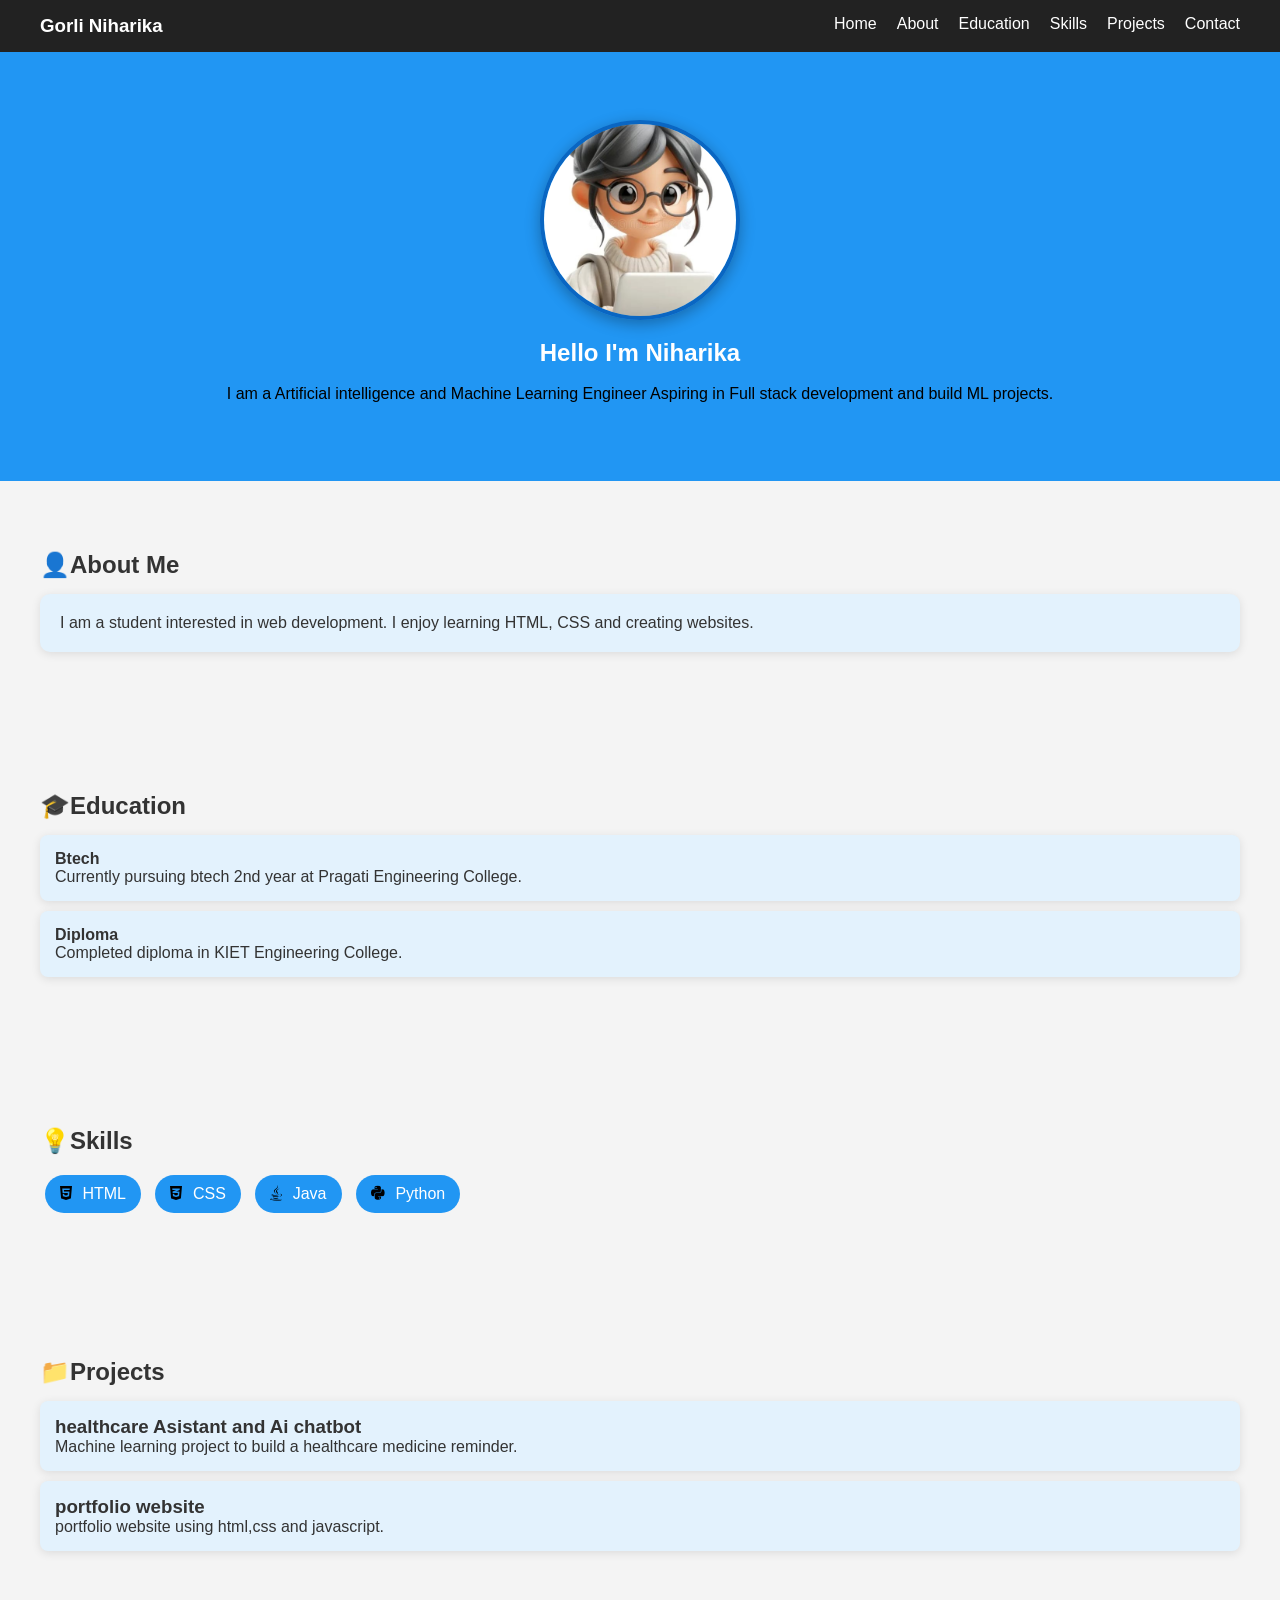
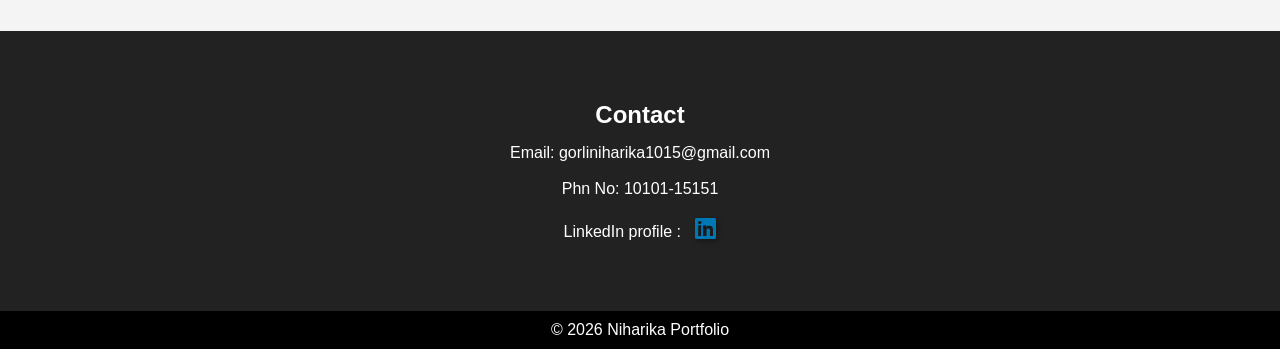
<file: task1-portfolio/index.html>
<!DOCTYPE html>
<html lang="en">
<head>
<meta charset="UTF-8">
<meta name="viewport" content="width=device-width, initial-scale=1.0">
<title>Niharika Portfolio</title>

<!-- ICONS -->
<link rel="stylesheet" href="https://cdnjs.cloudflare.com/ajax/libs/font-awesome/6.5.0/css/all.min.css">

<style>
html{
scroll-behavior:smooth;
}
*{
margin:0;
padding:0;
box-sizing:border-box;
font-family:Arial;
}

body{
background:#f4f4f4;
color:#333;
}

/* NAVBAR */

nav{
background:#222;
color:white;
display:flex;
justify-content:space-between;
padding:15px 40px;
position:fixed;
width:100%;
top:0;
z-index:1000;
}

nav ul{
list-style:none;
display:flex;
gap:20px;
}

nav ul li a{
color:white;
text-decoration:none;
transition:0.3s;
}

nav ul li a:hover{
color:#4fc3f7;
}
.fa-linkedin{
color:#0077b5;
font-size:24px;
margin-left:10px;
text-shadow: 2px 2px 5px rgba(0,0,0,0.4);
}
.fa-linkedin:hover{
    transform:scale(1.2);
    text-shadow: 3px 3px 8px rgba(0,0,0,0.6);
}

/* SECTIONS */

section{
padding:70px 40px;
}

/* HOME */

#home{
text-align:center;
background:#2196f3;
color:white;
padding-top:120px;
}
#home img{
  width:200px;        /* photo size small */
  height:200px;
  border-radius:100%;  /* round photo */
  border:4px solid #0a66c2; /* border color */
  object-fit:cover;   /* photo correct ga fit avutundi */
  box-shadow:0px 4px 15px rgba(0,0,0,0.3); /* shadow effect */
  margin-bottom:15px;
}
#home img:hover{
  transform:scale(1.1);
  transition:0.3s;
}

/* TAGLINE */

.tagline{
display:inline-block;
padding:8px 15px;
border-radius:10px;
margin-top:10px;
color:#000;
}

/* TITLES */

h2{
margin-bottom:15px;
}

/* ABOUT CARD */

.about-box{
background:#e3f2fd;
padding:20px;
border-radius:10px;
box-shadow:0 2px 10px rgba(0,0,0,0.1);
}

/* EDUCATION */

.edu{
background:#e3f2fd;
padding:15px;
margin:10px 0;
border-radius:8px;
box-shadow:0 2px 10px rgba(0,0,0,0.1);
}

/* SKILLS */

.skill{
background:#2196f3;
color:white;
display:inline-block;
padding:10px 15px;
margin:5px;
border-radius:20px;
transition:0.3s;
}

.skill i{
margin-right:6px;
color:black;
}

.skill:hover{
background:#0d6efd;
cursor:pointer;
transform:scale(1.2);
    text-shadow: 3px 3px 8px rgba(0,0,0,0.6);
}

/* PROJECT */

.project{
background:#e3f2fd;
padding:15px;
margin:10px 0;
border-radius:8px;
box-shadow:0 2px 10px rgba(0,0,0,0.1);
}

/* CONTACT */

#contact{
background:#222;
color:white;
text-align:center;
}

/* FOOTER */

footer{
text-align:center;
padding:10px;
background:black;
color:white;
}

section{
padding:70px 40px;
transition: transform 0.5s ease,box-shadow 0.5s ease;
}

section:target{
transform:scale(1.05);
box-shadow:0 10px 25px rgba(0,0,0,0,2);
}
</style>
</head>

<body>

<!-- NAVBAR -->

<nav>
<h3> Gorli Niharika</h3>
<ul>
<li><a href="#home">Home</a></li>
<li><a href="#about">About</a></li>
<li><a href="#education">Education</a></li>
<li><a href="#skills">Skills</a></li>
<li><a href="#projects">Projects</a></li>
<li><a href="#contact">Contact</a></li>
</ul>
</nav>

<!-- HOME -->

<section id="home"> 
    <img src="photo.jpg.png" alt="myphoto">
    <h1>Hello I'm Niharika</h1>

<p class="tagline">
I am a Artificial intelligence and Machine Learning Engineer Aspiring in Full stack development and build ML projects.
</p>

</section>

<!-- ABOUT -->

<section id="about">

<h2>👤About Me</h2>

<div class="about-box">
<p>
I am a student interested in web development.
I enjoy learning HTML, CSS and creating websites.
</p>
</div>

</section>

<!-- EDUCATION -->

<section id="education">

<h2>🎓Education</h2>

<div class="edu">
<b>Btech</b>
<p>Currently pursuing btech 2nd year at Pragati Engineering College.</p>
</div>

<div class="edu">
<b>Diploma</b>
<p>Completed diploma in KIET Engineering College.</p>
</div>

</section>

<!-- SKILLS -->

<section id="skills">

<h2>💡Skills</h2>

<span class="skill"><i class="fa-brands fa-html5"></i> HTML</span>
<span class="skill"><i class="fa-brands fa-css3-alt"></i> CSS</span>
<span class="skill"><i class="fa-brands fa-java"></i> Java</span>
<span class="skill"><i class="fa-brands fa-python"></i> Python</span>

</section>

<!-- PROJECTS -->

<section id="projects">

<h2>📁Projects</h2>

<div class="project">
<h3>healthcare Asistant and Ai chatbot</h3>
<p>Machine learning project to build a healthcare medicine reminder.</p>
</div>

<div class="project">
<h3>portfolio website</h3>
<p>portfolio website using html,css and javascript.</p>
</div>

</section>

<!-- CONTACT -->

<section id="contact">

<h2>Contact</h2>

<p>Email: gorliniharika1015@gmail.com</p><br>

<p>Phn No: 10101-15151</p><br>

<p>LinkedIn profile : 
    <a href="https://www.linkedin.com/in/gorli-niharika-337600378?utm_source=share&utm_campaign=share_via&utm_content=profile&utm_medium=android_app "</a>
     <i class="fab fa-linkedin"></i>
    </a>
    </p>
</section>

<footer>
<p>© 2026 Niharika Portfolio</p>
</footer>
<script>

const links = document.querySelectorAll("nav a");

links.forEach(link=>{
link.addEventListener("click",function(){

let id = this.getAttribute("href");
let section = document.querySelector(id);

section.classList.remove("zoom");
section.classList.remove("zoomout");

setTimeout(()=>{
section.classList.add("zoom");
},10);

});
});

</script>

</body>
</html>
</file>
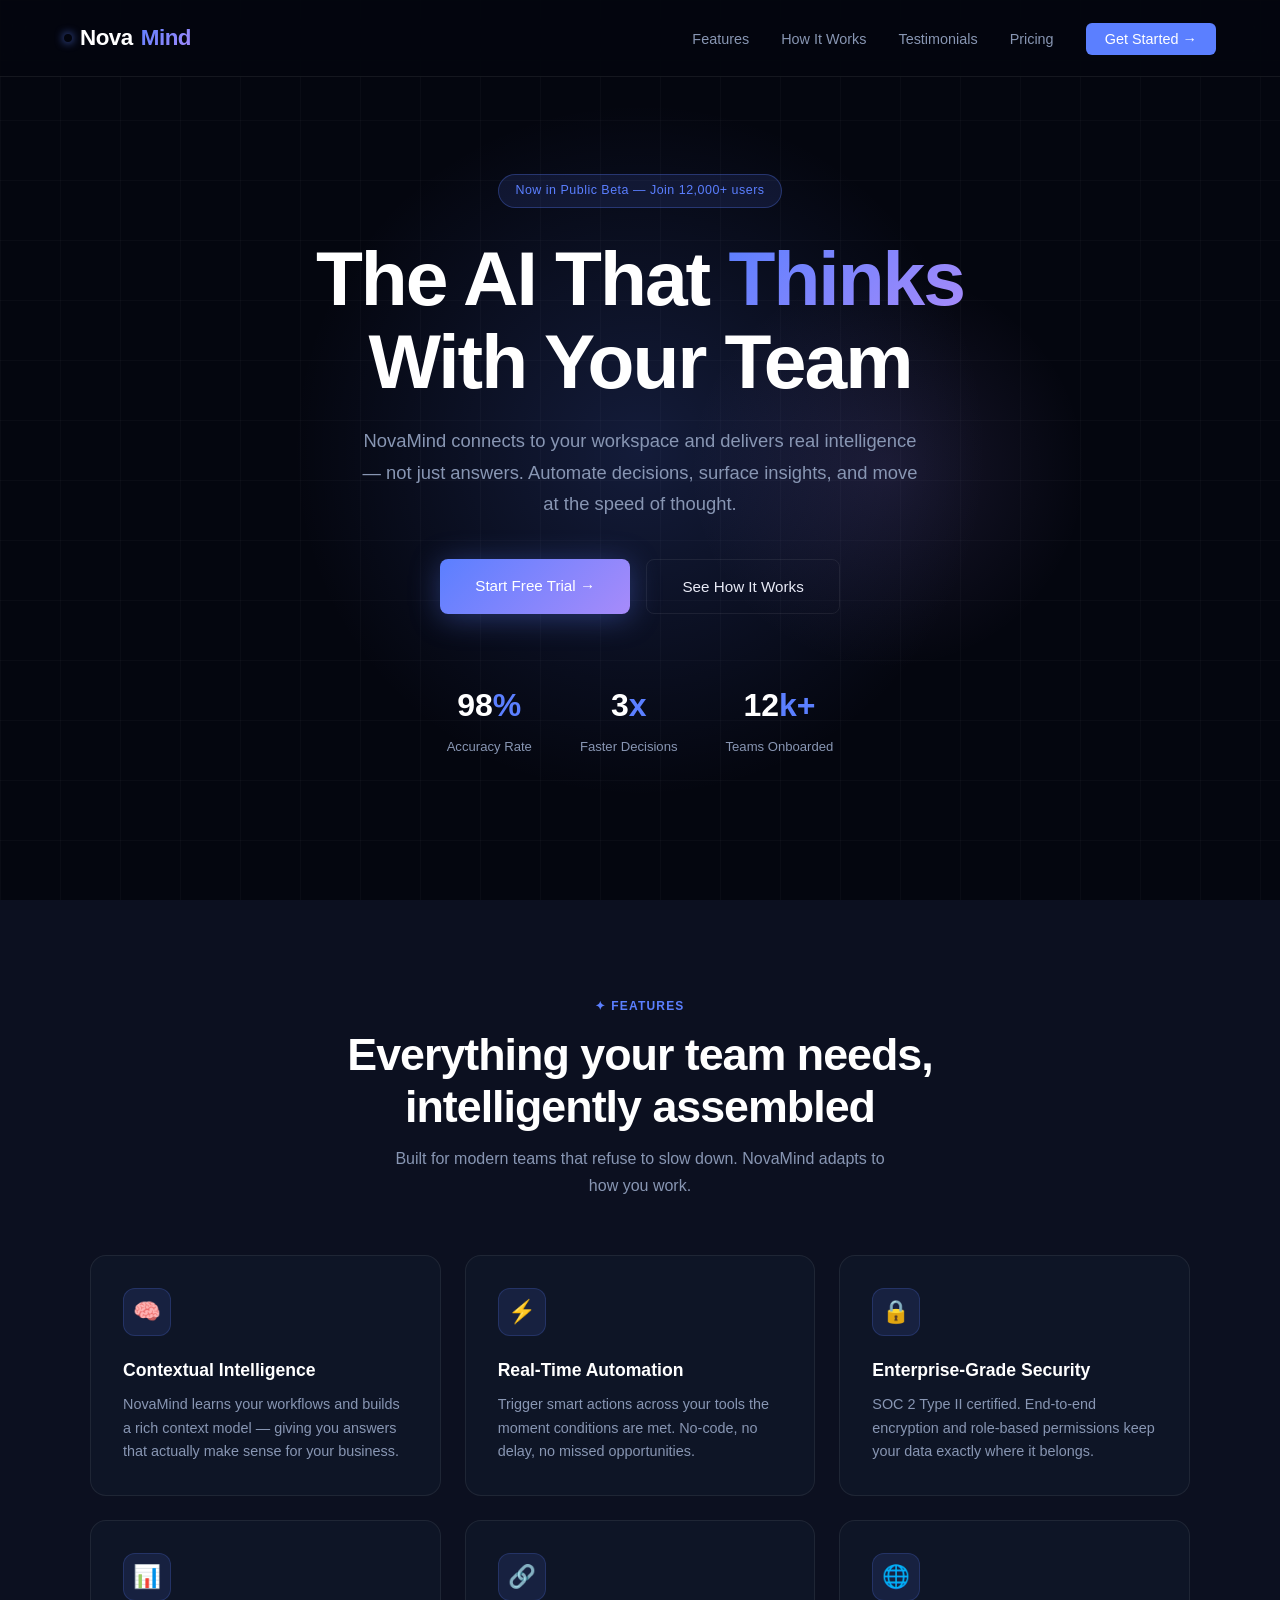
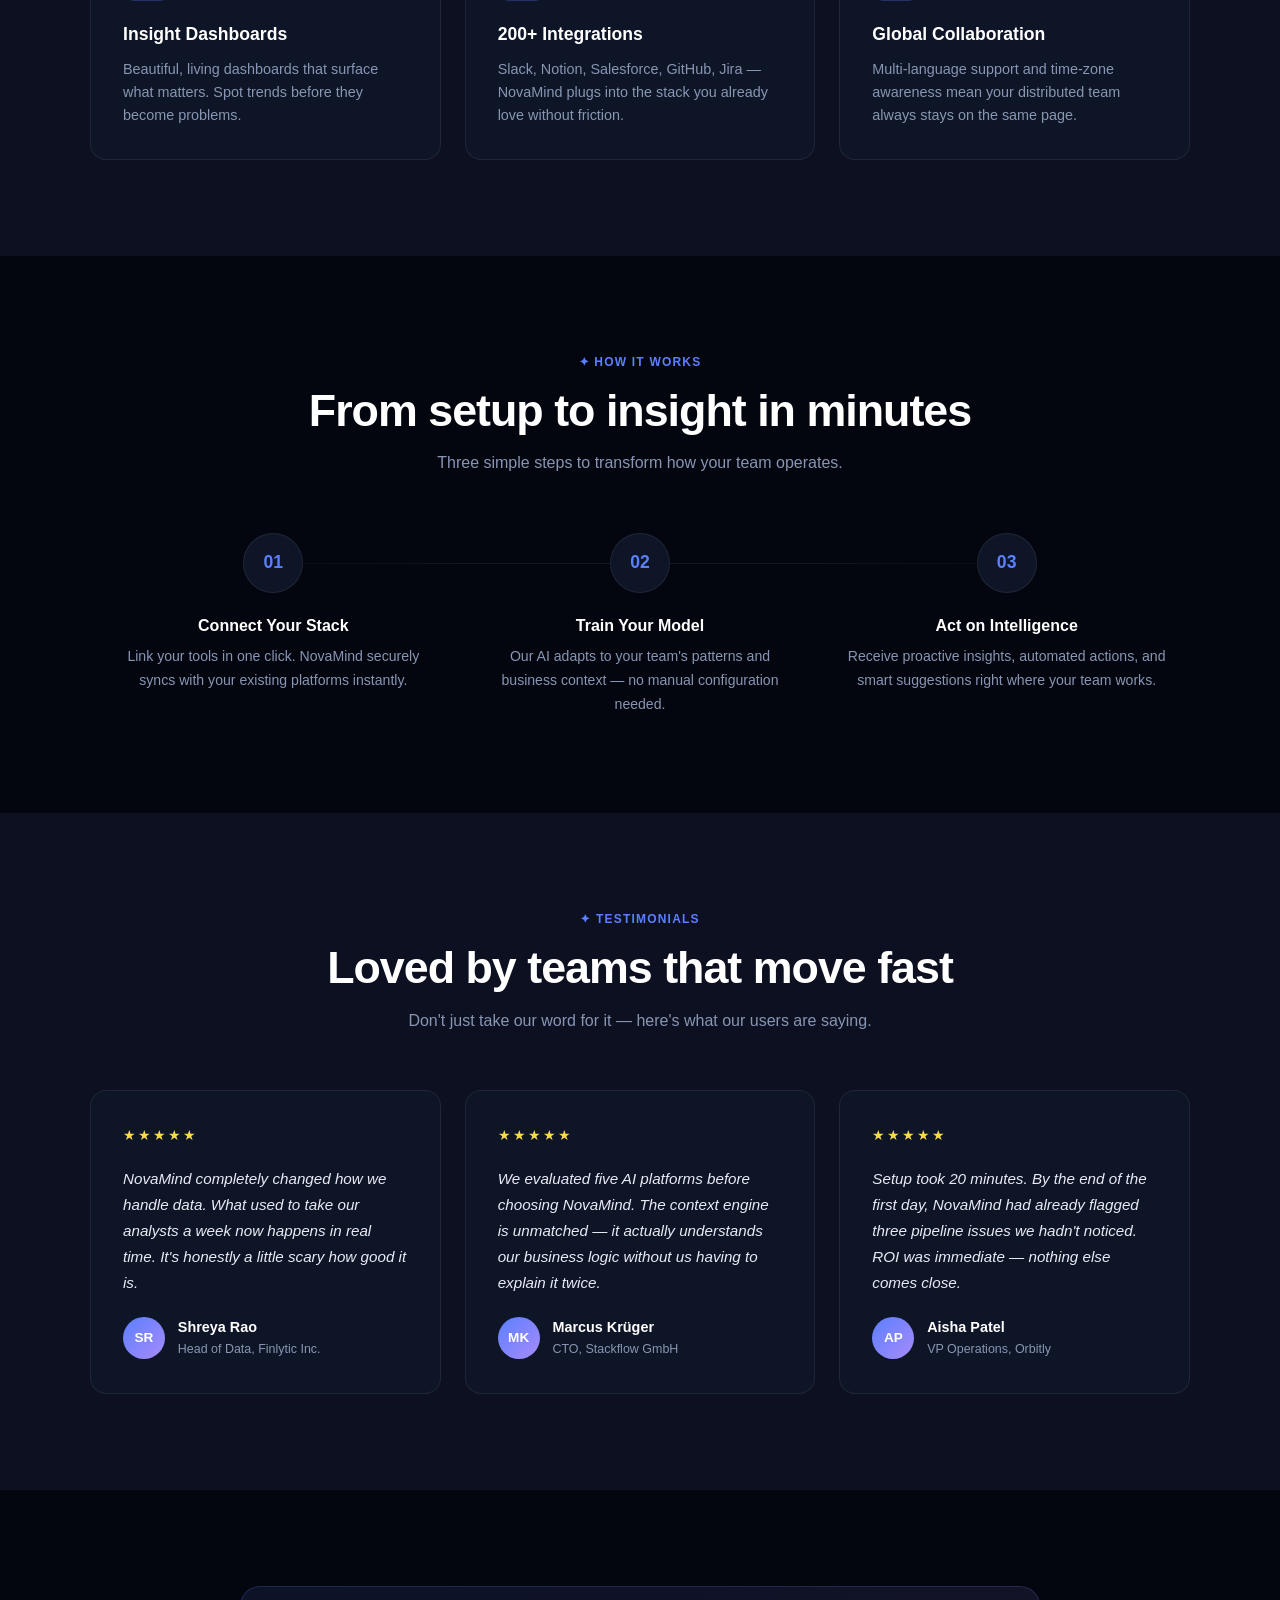
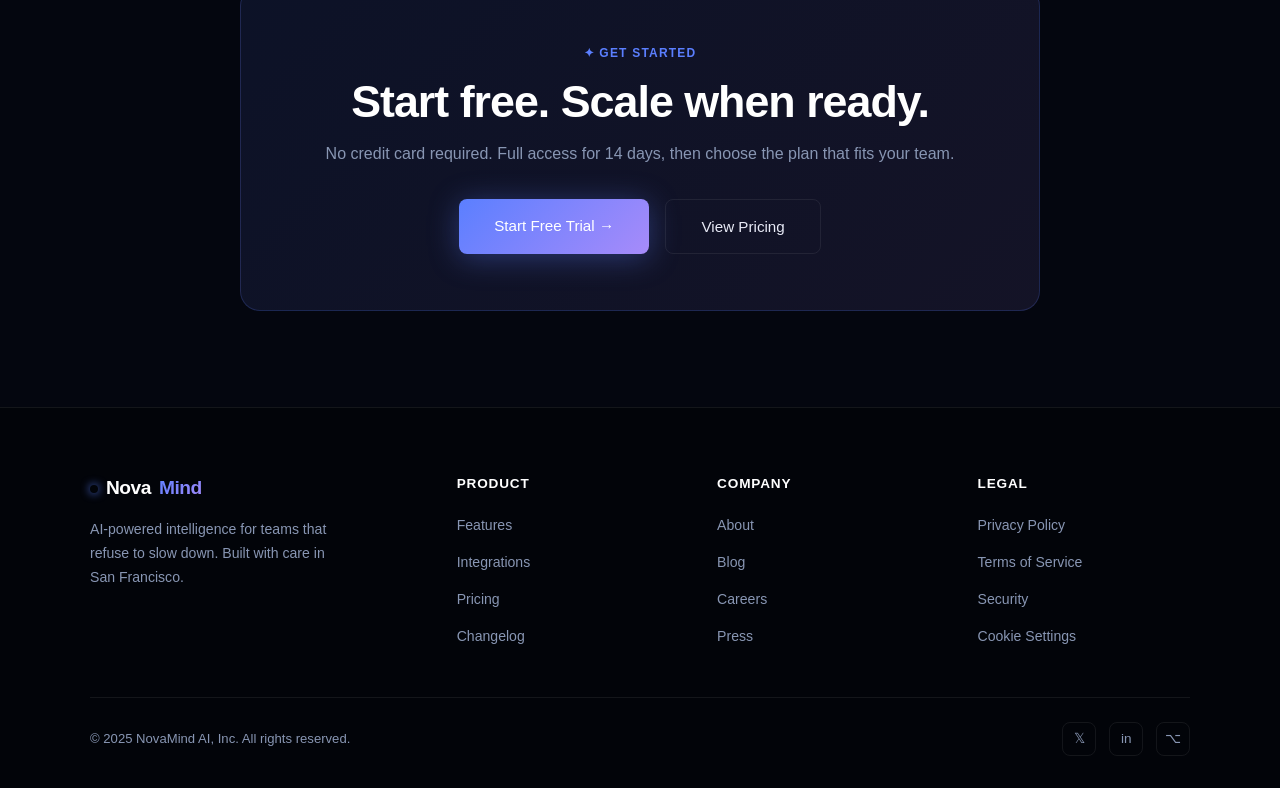
<file: task2-landingpage/index.html>
<!DOCTYPE html>
<html lang="en">
<head>
  <meta charset="UTF-8" />
  <meta name="viewport" content="width=device-width, initial-scale=1.0"/>
  <title>NovaMind AI — Think Beyond</title>
  <link href="https://fonts.googleapis.com/css2?family=Syne:wght@400;700;800&family=Instrument+Sans:ital,wght@0,400;0,500;1,400&display=swap" rel="stylesheet"/>
  <link rel="stylesheet" href="style.css"/>
</head>
<body>

<!-- NAV -->
<nav>
  <a href="#" class="logo">
    <span class="logo-dot"></span>
    Nova<span>Mind</span>
  </a>
  <ul class="nav-links" id="navLinks">
    <li><a href="#features">Features</a></li>
    <li><a href="#how">How It Works</a></li>
    <li><a href="#testimonials">Testimonials</a></li>
    <li><a href="#pricing">Pricing</a></li>
    <li><a href="#pricing" class="nav-cta">Get Started →</a></li>
  </ul>
  <button class="hamburger" id="hamburger" aria-label="Toggle menu">
    <span></span><span></span><span></span>
  </button>
</nav>

<!-- HERO -->
<section id="hero">
  <div class="hero-glow"></div>
  <div class="hero-glow2"></div>
  <div class="hero-inner">
    <div class="badge">Now in Public Beta — Join 12,000+ users</div>
    <h1>The AI That <em>Thinks</em><br>With Your Team</h1>
    <p class="hero-sub">NovaMind connects to your workspace and delivers real intelligence — not just answers. Automate decisions, surface insights, and move at the speed of thought.</p>
    <div class="hero-btns">
      <a href="#pricing" class="btn-primary">Start Free Trial →</a>
      <a href="#how" class="btn-secondary">See How It Works</a>
    </div>
    <div class="hero-stats">
      <div class="stat">
        <div class="stat-num">98<span>%</span></div>
        <div class="stat-label">Accuracy Rate</div>
      </div>
      <div class="stat">
        <div class="stat-num">3<span>x</span></div>
        <div class="stat-label">Faster Decisions</div>
      </div>
      <div class="stat">
        <div class="stat-num">12<span>k+</span></div>
        <div class="stat-label">Teams Onboarded</div>
      </div>
    </div>
  </div>
</section>

<!-- FEATURES -->
<section id="features">
  <div class="features-header">
    <div class="section-label">✦ Features</div>
    <div class="section-title">Everything your team needs,<br>intelligently assembled</div>
    <p class="section-sub">Built for modern teams that refuse to slow down. NovaMind adapts to how you work.</p>
  </div>
  <div class="features-grid">
    <div class="feature-card">
      <div class="feature-icon">🧠</div>
      <div class="feature-title">Contextual Intelligence</div>
      <p class="feature-desc">NovaMind learns your workflows and builds a rich context model — giving you answers that actually make sense for your business.</p>
    </div>
    <div class="feature-card">
      <div class="feature-icon">⚡</div>
      <div class="feature-title">Real-Time Automation</div>
      <p class="feature-desc">Trigger smart actions across your tools the moment conditions are met. No-code, no delay, no missed opportunities.</p>
    </div>
    <div class="feature-card">
      <div class="feature-icon">🔒</div>
      <div class="feature-title">Enterprise-Grade Security</div>
      <p class="feature-desc">SOC 2 Type II certified. End-to-end encryption and role-based permissions keep your data exactly where it belongs.</p>
    </div>
    <div class="feature-card">
      <div class="feature-icon">📊</div>
      <div class="feature-title">Insight Dashboards</div>
      <p class="feature-desc">Beautiful, living dashboards that surface what matters. Spot trends before they become problems.</p>
    </div>
    <div class="feature-card">
      <div class="feature-icon">🔗</div>
      <div class="feature-title">200+ Integrations</div>
      <p class="feature-desc">Slack, Notion, Salesforce, GitHub, Jira — NovaMind plugs into the stack you already love without friction.</p>
    </div>
    <div class="feature-card">
      <div class="feature-icon">🌐</div>
      <div class="feature-title">Global Collaboration</div>
      <p class="feature-desc">Multi-language support and time-zone awareness mean your distributed team always stays on the same page.</p>
    </div>
  </div>
</section>

<!-- HOW IT WORKS -->
<div id="how-wrap">
  <div id="how">
    <div class="how-header">
      <div class="section-label">✦ How It Works</div>
      <div class="section-title">From setup to insight in minutes</div>
      <p class="section-sub">Three simple steps to transform how your team operates.</p>
    </div>
    <div class="steps">
      <div class="step">
        <div class="step-num">01</div>
        <div class="step-title">Connect Your Stack</div>
        <p class="step-desc">Link your tools in one click. NovaMind securely syncs with your existing platforms instantly.</p>
      </div>
      <div class="step">
        <div class="step-num">02</div>
        <div class="step-title">Train Your Model</div>
        <p class="step-desc">Our AI adapts to your team's patterns and business context — no manual configuration needed.</p>
      </div>
      <div class="step">
        <div class="step-num">03</div>
        <div class="step-title">Act on Intelligence</div>
        <p class="step-desc">Receive proactive insights, automated actions, and smart suggestions right where your team works.</p>
      </div>
    </div>
  </div>
</div>

<!-- TESTIMONIALS -->
<section id="testimonials">
  <div class="test-header">
    <div class="section-label">✦ Testimonials</div>
    <div class="section-title">Loved by teams that move fast</div>
    <p class="section-sub">Don't just take our word for it — here's what our users are saying.</p>
  </div>
  <div class="test-grid">
    <div class="test-card">
      <div class="stars">★★★★★</div>
      <p class="test-quote">NovaMind completely changed how we handle data. What used to take our analysts a week now happens in real time. It's honestly a little scary how good it is.</p>
      <div class="test-author">
        <div class="avatar">SR</div>
        <div>
          <div class="author-name">Shreya Rao</div>
          <div class="author-role">Head of Data, Finlytic Inc.</div>
        </div>
      </div>
    </div>
    <div class="test-card">
      <div class="stars">★★★★★</div>
      <p class="test-quote">We evaluated five AI platforms before choosing NovaMind. The context engine is unmatched — it actually understands our business logic without us having to explain it twice.</p>
      <div class="test-author">
        <div class="avatar">MK</div>
        <div>
          <div class="author-name">Marcus Krüger</div>
          <div class="author-role">CTO, Stackflow GmbH</div>
        </div>
      </div>
    </div>
    <div class="test-card">
      <div class="stars">★★★★★</div>
      <p class="test-quote">Setup took 20 minutes. By the end of the first day, NovaMind had already flagged three pipeline issues we hadn't noticed. ROI was immediate — nothing else comes close.</p>
      <div class="test-author">
        <div class="avatar">AP</div>
        <div>
          <div class="author-name">Aisha Patel</div>
          <div class="author-role">VP Operations, Orbitly</div>
        </div>
      </div>
    </div>
  </div>
</section>

<!-- PRICING CTA -->
<section id="pricing">
  <div class="pricing-strip">
    <div class="section-label">✦ Get Started</div>
    <div class="section-title">Start free. Scale when ready.</div>
    <p>No credit card required. Full access for 14 days, then choose the plan that fits your team.</p>
    <div class="pricing-btns">
      <a href="#" class="btn-primary">Start Free Trial →</a>
      <a href="#" class="btn-secondary">View Pricing</a>
    </div>
  </div>
</section>

<!-- FOOTER -->
<footer>
  <div class="footer-grid">
    <div class="footer-brand">
      <a href="#" class="logo"><span class="logo-dot"></span>Nova<span>Mind</span></a>
      <p>AI-powered intelligence for teams that refuse to slow down. Built with care in San Francisco.</p>
    </div>
    <div class="footer-col">
      <h4>Product</h4>
      <ul>
        <li><a href="#">Features</a></li>
        <li><a href="#">Integrations</a></li>
        <li><a href="#">Pricing</a></li>
        <li><a href="#">Changelog</a></li>
      </ul>
    </div>
    <div class="footer-col">
      <h4>Company</h4>
      <ul>
        <li><a href="#">About</a></li>
        <li><a href="#">Blog</a></li>
        <li><a href="#">Careers</a></li>
        <li><a href="#">Press</a></li>
      </ul>
    </div>
    <div class="footer-col">
      <h4>Legal</h4>
      <ul>
        <li><a href="#">Privacy Policy</a></li>
        <li><a href="#">Terms of Service</a></li>
        <li><a href="#">Security</a></li>
        <li><a href="#">Cookie Settings</a></li>
      </ul>
    </div>
  </div>
  <div class="footer-bottom">
    <p>© 2025 NovaMind AI, Inc. All rights reserved.</p>
    <div class="social-links">
      <a href="#" class="social-link" title="Twitter">𝕏</a>
      <a href="#" class="social-link" title="LinkedIn">in</a>
      <a href="#" class="social-link" title="GitHub">⌥</a>
    </div>
  </div>
</footer>

<script>
  const hamburger = document.getElementById('hamburger');
  const navLinks = document.getElementById('navLinks');
  hamburger.addEventListener('click', () => navLinks.classList.toggle('open'));
  navLinks.querySelectorAll('a').forEach(link => {
    link.addEventListener('click', () => navLinks.classList.remove('open'));
  });

  const observer = new IntersectionObserver((entries) => {
    entries.forEach(e => {
      if (e.isIntersecting) {
        e.target.style.opacity = '1';
        e.target.style.transform = 'translateY(0)';
        observer.unobserve(e.target);
      }
    });
  }, { threshold: 0.1 });

  document.querySelectorAll('.feature-card, .test-card, .step').forEach(el => {
    el.style.opacity = '0';
    el.style.transform = 'translateY(30px)';
    el.style.transition = 'opacity 0.5s ease, transform 0.5s ease';
    observer.observe(el);
  });
</script>

</body>
</html>
</file>
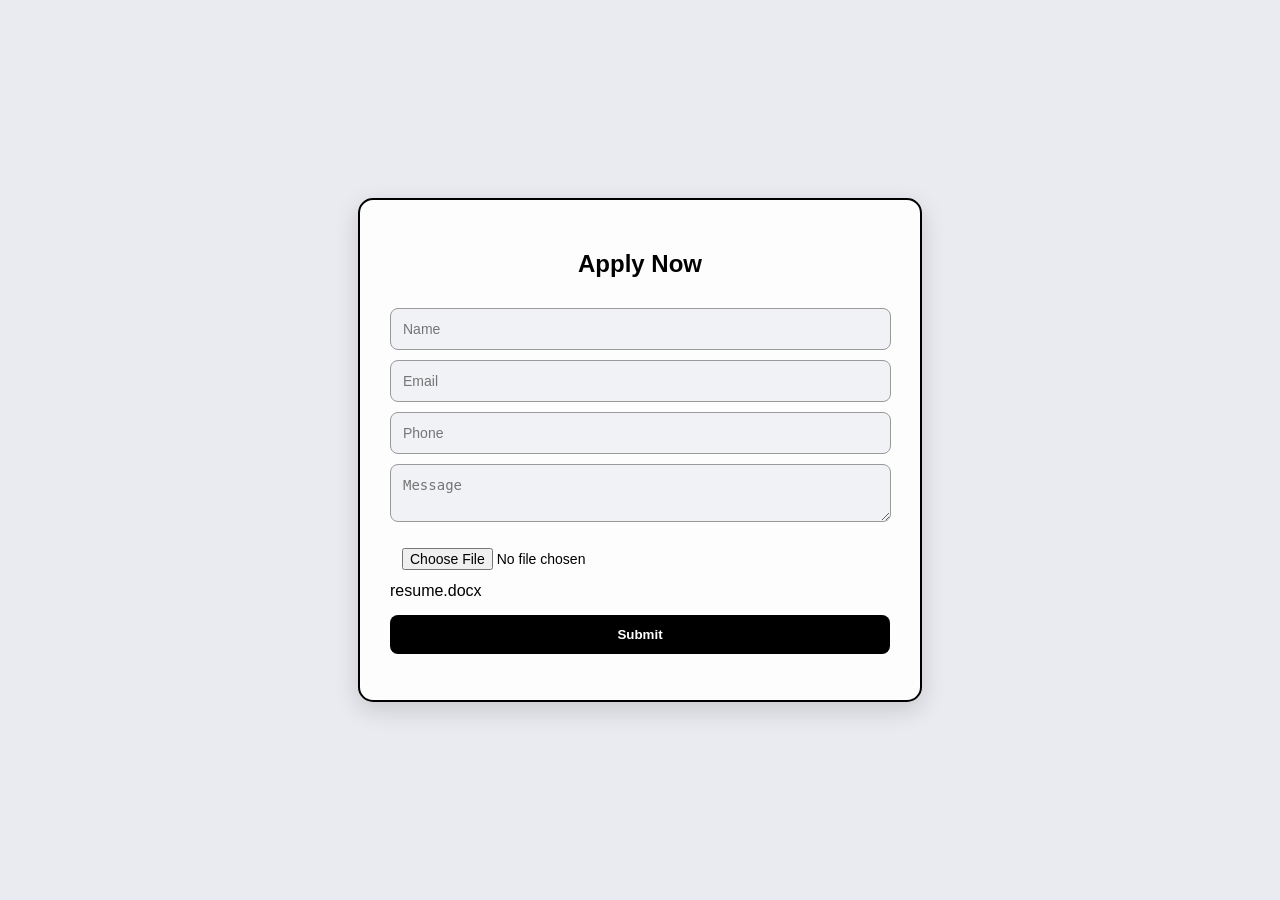
<file: task4-forms/index.html>
<!DOCTYPE html>
<html lang="en">
<head>
  <meta charset="UTF-8">
  <title>Application form</title>
  <link rel="stylesheet" href="style.css">
</head>
<body>

<div class="container">
  <h2>Apply Now</h2>

  <form id="form">
    <input type="text" id="name" placeholder="Name">
    <small id="nameError" class="error"></small>

    <input type="email" id="email" placeholder="Email">
    <small id="emailError" class="error"></small>

    <input type="text" id="phone" placeholder="Phone">
    <small id="phoneError" class="error"></small>

    <textarea id="message" placeholder="Message"></textarea>
    <small id="messageError" class="error"></small>

    <input type="file" id="resume">resume.docx
    <small id="resumeError" class="error"></small>

    <button type="submit">Submit</button>
  </form>

  <p id="successMsg"></p>
</div>

<script src="script.js"></script>
</body>
</html>
</file>
<file: task2-landingpage/style.css>
/* ── RESET & ROOT ── */
*, *::before, *::after {
  box-sizing: border-box;
  margin: 0;
  padding: 0;
}

:root {
  --bg: #04060f;
  --surface: #0c1020;
  --border: rgba(255, 255, 255, 0.07);
  --accent: #5b7fff;
  --accent2: #a78bfa;
  --text: #e8eaf6;
  --muted: #8896b3;
  --white: #ffffff;
  --card: #0e1526;
}

html {
  scroll-behavior: smooth;
}

body {
  background: var(--bg);
  color: var(--text);
  font-family: 'Inter', sans-serif;
  font-size: 16px;
  line-height: 1.7;
  overflow-x: hidden;
}

/* ── NAV ── */
nav {
  position: fixed;
  top: 0;
  left: 0;
  right: 0;
  z-index: 100;
  display: flex;
  align-items: center;
  justify-content: space-between;
  padding: 1.2rem 5vw;
  background: rgba(4, 6, 15, 0.85);
  backdrop-filter: blur(20px);
  border-bottom: 1px solid var(--border);
}

.logo {
  font-family: 'Manrope', sans-serif;
  font-weight: 800;
  font-size: 1.4rem;
  color: var(--white);
  text-decoration: none;
  letter-spacing: -0.5px;
  display: flex;
  align-items: center;
  gap: 0.5rem;
}

.logo span {
  background: linear-gradient(135deg, var(--accent), var(--accent2));
  -webkit-background-clip: text;
  -webkit-text-fill-color: transparent;
  background-clip: text;
}

.logo-dot {
  width: 8px;
  height: 8px;
  background: var(--accent);
  border-radius: 50%;
  display: inline-block;
  box-shadow: 0 0 10px var(--accent);
  animation: pulse 2s infinite;
}

@keyframes pulse {
  0%, 100% { opacity: 1; transform: scale(1); }
  50% { opacity: 0.5; transform: scale(0.8); }
}

.nav-links {
  display: flex;
  gap: 2rem;
  list-style: none;
}

.nav-links a {
  color: var(--muted);
  text-decoration: none;
  font-size: 0.9rem;
  font-weight: 500;
  transition: color 0.2s;
}

.nav-links a:hover {
  color: var(--white);
}

.nav-cta {
  background: var(--accent) !important;
  color: var(--white) !important;
  padding: 0.5rem 1.2rem !important;
  border-radius: 6px !important;
  font-weight: 500 !important;
}

.nav-cta:hover {
  background: #3d5ce8 !important;
  box-shadow: 0 0 20px rgba(91, 127, 255, 0.4) !important;
}

.hamburger {
  display: none;
  flex-direction: column;
  gap: 5px;
  cursor: pointer;
  background: none;
  border: none;
  padding: 4px;
}

.hamburger span {
  display: block;
  width: 24px;
  height: 2px;
  background: var(--text);
  border-radius: 2px;
  transition: 0.3s;
}

/* ── HERO ── */
#hero {
  min-height: 100vh;
  display: flex;
  align-items: center;
  justify-content: center;
  text-align: center;
  padding: 7rem 5vw 5rem;
  position: relative;
  overflow: hidden;
}

#hero::before {
  content: "";
  position: absolute;
  inset: 0;
  background-image:
    linear-gradient(rgba(255, 255, 255, 0.025) 1px, transparent 1px),
    linear-gradient(90deg, rgba(255, 255, 255, 0.025) 1px, transparent 1px);
  background-size: 60px 60px;
  pointer-events: none;
}

.hero-glow {
  position: absolute;
  width: 700px;
  height: 700px;
  border-radius: 50%;
  background: radial-gradient(circle, rgba(91, 127, 255, 0.18) 0%, transparent 70%);
  top: 50%;
  left: 50%;
  transform: translate(-50%, -50%);
  pointer-events: none;
}

.hero-glow2 {
  position: absolute;
  width: 400px;
  height: 400px;
  border-radius: 50%;
  background: radial-gradient(circle, rgba(167, 139, 250, 0.12) 0%, transparent 70%);
  top: 30%;
  right: 15%;
  pointer-events: none;
}

.hero-inner {
  position: relative;
  z-index: 1;
  max-width: 820px;
}

.badge {
  display: inline-flex;
  align-items: center;
  gap: 0.4rem;
  background: rgba(91, 127, 255, 0.12);
  border: 1px solid rgba(91, 127, 255, 0.3);
  border-radius: 999px;
  padding: 0.35rem 1rem;
  font-size: 0.78rem;
  color: var(--accent);
  font-weight: 500;
  letter-spacing: 0.04em;
  margin-bottom: 1.8rem;
  animation: fadeUp 0.6s ease both;
}

h1 {
  font-family: 'Manrope', sans-serif;
  font-size: clamp(2.6rem, 6vw, 5rem);
  font-weight: 800;
  line-height: 1.08;
  letter-spacing: -2px;
  color: var(--white);
  margin-bottom: 1.4rem;
  animation: fadeUp 0.6s 0.1s ease both;
}

h1 em {
  font-style: normal;
  background: linear-gradient(135deg, var(--accent) 0%, var(--accent2) 100%);
  -webkit-background-clip: text;
  -webkit-text-fill-color: transparent;
  background-clip: text;
}

.hero-sub {
  font-size: 1.15rem;
  color: var(--muted);
  max-width: 560px;
  margin: 0 auto 2.5rem;
  animation: fadeUp 0.6s 0.2s ease both;
}

.hero-btns {
  display: flex;
  gap: 1rem;
  justify-content: center;
  flex-wrap: wrap;
  animation: fadeUp 0.6s 0.3s ease both;
}

@keyframes fadeUp {
  from { opacity: 0; transform: translateY(24px); }
  to { opacity: 1; transform: translateY(0); }
}

.btn-primary {
  background: linear-gradient(135deg, var(--accent), var(--accent2));
  color: var(--white);
  padding: 0.85rem 2.2rem;
  border-radius: 8px;
  font-size: 0.95rem;
  font-weight: 500;
  text-decoration: none;
  border: none;
  cursor: pointer;
  transition: transform 0.2s, box-shadow 0.2s;
  box-shadow: 0 4px 30px rgba(91, 127, 255, 0.35);
}

.btn-primary:hover {
  transform: translateY(-2px);
  box-shadow: 0 8px 40px rgba(91, 127, 255, 0.5);
}

.btn-secondary {
  background: transparent;
  color: var(--text);
  padding: 0.85rem 2.2rem;
  border-radius: 8px;
  font-size: 0.95rem;
  font-weight: 500;
  text-decoration: none;
  border: 1px solid var(--border);
  cursor: pointer;
  transition: border-color 0.2s, background 0.2s;
}

.btn-secondary:hover {
  border-color: var(--accent);
  background: rgba(91, 127, 255, 0.06);
}

.hero-stats {
  display: flex;
  gap: 3rem;
  justify-content: center;
  margin-top: 4rem;
  flex-wrap: wrap;
  animation: fadeUp 0.6s 0.4s ease both;
}

.stat {
  text-align: center;
}

.stat-num {
  font-family: 'Manrope', sans-serif;
  font-size: 2rem;
  font-weight: 800;
  color: var(--white);
}

.stat-num span {
  color: var(--accent);
}

.stat-label {
  font-size: 0.82rem;
  color: var(--muted);
  margin-top: 0.2rem;
}

/* ── SECTIONS COMMON ── */
section {
  padding: 6rem 5vw;
}

.section-label {
  text-transform: uppercase;
  letter-spacing: 0.1em;
  font-size: 0.75rem;
  color: var(--accent);
  font-weight: 600;
  margin-bottom: 0.8rem;
}

.section-title {
  font-family: 'Manrope', sans-serif;
  font-size: clamp(1.8rem, 3.5vw, 2.8rem);
  font-weight: 800;
  color: var(--white);
  line-height: 1.15;
  letter-spacing: -1px;
}

.section-sub {
  color: var(--muted);
  max-width: 500px;
  margin-top: 0.8rem;
  font-size: 1rem;
}

/* ── FEATURES ── */
#features {
  background: var(--surface);
}

.features-header {
  text-align: center;
  margin-bottom: 3.5rem;
}

.features-header .section-sub {
  margin: 0.8rem auto 0;
}

.features-grid {
  display: grid;
  grid-template-columns: repeat(auto-fit, minmax(280px, 1fr));
  gap: 1.5rem;
  max-width: 1100px;
  margin: 0 auto;
}

.feature-card {
  background: var(--card);
  border: 1px solid var(--border);
  border-radius: 16px;
  padding: 2rem;
  transition: border-color 0.3s, transform 0.3s, box-shadow 0.3s;
  position: relative;
  overflow: hidden;
}

.feature-card::before {
  content: "";
  position: absolute;
  top: 0;
  left: 0;
  right: 0;
  height: 1px;
  background: linear-gradient(90deg, transparent, var(--accent), transparent);
  opacity: 0;
  transition: opacity 0.3s;
}

.feature-card:hover {
  border-color: rgba(91, 127, 255, 0.3);
  transform: translateY(-4px);
  box-shadow: 0 20px 40px rgba(0, 0, 0, 0.4);
}

.feature-card:hover::before {
  opacity: 1;
}

.feature-icon {
  width: 48px;
  height: 48px;
  border-radius: 12px;
  background: rgba(91, 127, 255, 0.12);
  border: 1px solid rgba(91, 127, 255, 0.2);
  display: flex;
  align-items: center;
  justify-content: center;
  font-size: 1.4rem;
  margin-bottom: 1.2rem;
}

.feature-title {
  font-family: 'Manrope', sans-serif;
  font-size: 1.1rem;
  font-weight: 700;
  color: var(--white);
  margin-bottom: 0.5rem;
}

.feature-desc {
  color: var(--muted);
  font-size: 0.9rem;
  line-height: 1.6;
}

/* ── HOW IT WORKS ── */
#how-wrap {
  padding: 6rem 5vw;
}

#how {
  max-width: 1100px;
  margin: 0 auto;
}

.how-header {
  text-align: center;
}

.how-header .section-sub {
  margin: 0.8rem auto 0;
}

.steps {
  display: grid;
  grid-template-columns: repeat(auto-fit, minmax(220px, 1fr));
  margin-top: 3.5rem;
  position: relative;
}

.steps::before {
  content: "";
  position: absolute;
  top: 30px;
  left: 10%;
  right: 10%;
  height: 1px;
  background: linear-gradient(90deg, transparent, var(--border), var(--border), transparent);
}

.step {
  text-align: center;
  padding: 0 1.5rem;
  position: relative;
}

.step-num {
  width: 60px;
  height: 60px;
  border-radius: 50%;
  background: var(--card);
  border: 1px solid var(--border);
  display: flex;
  align-items: center;
  justify-content: center;
  margin: 0 auto 1.2rem;
  font-family: 'Manrope', sans-serif;
  font-size: 1.1rem;
  font-weight: 800;
  color: var(--accent);
  position: relative;
  z-index: 1;
}

.step-title {
  font-family: 'Manrope', sans-serif;
  font-weight: 700;
  color: var(--white);
  margin-bottom: 0.4rem;
}

.step-desc {
  color: var(--muted);
  font-size: 0.88rem;
}

/* ── TESTIMONIALS ── */
#testimonials {
  background: var(--surface);
}

.test-header {
  text-align: center;
  margin-bottom: 3.5rem;
}

.test-header .section-sub {
  margin: 0.8rem auto 0;
}

.test-grid {
  display: grid;
  grid-template-columns: repeat(auto-fit, minmax(280px, 1fr));
  gap: 1.5rem;
  max-width: 1100px;
  margin: 0 auto;
}

.test-card {
  background: var(--card);
  border: 1px solid var(--border);
  border-radius: 16px;
  padding: 2rem;
  display: flex;
  flex-direction: column;
  gap: 1.2rem;
  transition: border-color 0.3s;
}

.test-card:hover {
  border-color: rgba(91, 127, 255, 0.25);
}

.stars {
  color: #f9d94e;
  font-size: 0.9rem;
  letter-spacing: 2px;
}

.test-quote {
  color: var(--text);
  font-size: 0.95rem;
  line-height: 1.7;
  font-style: italic;
  flex: 1;
}

.test-author {
  display: flex;
  align-items: center;
  gap: 0.8rem;
}

.avatar {
  width: 42px;
  height: 42px;
  border-radius: 50%;
  background: linear-gradient(135deg, var(--accent), var(--accent2));
  display: flex;
  align-items: center;
  justify-content: center;
  font-weight: 700;
  font-size: 0.85rem;
  color: var(--white);
  flex-shrink: 0;
}

.author-name {
  font-weight: 600;
  color: var(--white);
  font-size: 0.9rem;
}

.author-role {
  color: var(--muted);
  font-size: 0.78rem;
}

/* ── PRICING ── */
#pricing {
  background: var(--bg);
}

.pricing-strip {
  background: linear-gradient(135deg, rgba(91, 127, 255, 0.1), rgba(167, 139, 250, 0.1));
  border: 1px solid rgba(91, 127, 255, 0.2);
  border-radius: 20px;
  padding: 3.5rem 2.5rem;
  max-width: 800px;
  margin: 0 auto;
  text-align: center;
}

.pricing-strip .section-title {
  margin-bottom: 0.8rem;
}

.pricing-strip p {
  color: var(--muted);
  margin-bottom: 2rem;
}

.pricing-btns {
  display: flex;
  gap: 1rem;
  justify-content: center;
  flex-wrap: wrap;
}

/* ── FOOTER ── */
footer {
  background: #020409;
  border-top: 1px solid var(--border);
  padding: 4rem 5vw 2rem;
}

.footer-grid {
  display: grid;
  grid-template-columns: 1.5fr repeat(3, 1fr);
  gap: 3rem;
  max-width: 1100px;
  margin: 0 auto 3rem;
}

.footer-brand .logo {
  font-size: 1.2rem;
  margin-bottom: 0.8rem;
  display: inline-flex;
}

.footer-brand p {
  color: var(--muted);
  font-size: 0.88rem;
  max-width: 240px;
  line-height: 1.7;
}

.footer-col h4 {
  font-family: 'Manrope', sans-serif;
  font-size: 0.85rem;
  font-weight: 700;
  color: var(--white);
  margin-bottom: 1rem;
  text-transform: uppercase;
  letter-spacing: 0.06em;
}

.footer-col ul {
  list-style: none;
  display: flex;
  flex-direction: column;
  gap: 0.6rem;
}

.footer-col a {
  color: var(--muted);
  text-decoration: none;
  font-size: 0.88rem;
  transition: color 0.2s;
}

.footer-col a:hover {
  color: var(--accent);
}

.footer-bottom {
  border-top: 1px solid var(--border);
  padding-top: 1.5rem;
  display: flex;
  align-items: center;
  justify-content: space-between;
  max-width: 1100px;
  margin: 0 auto;
  flex-wrap: wrap;
  gap: 1rem;
}

.footer-bottom p {
  color: var(--muted);
  font-size: 0.82rem;
}

.social-links {
  display: flex;
  gap: 0.8rem;
}

.social-link {
  width: 34px;
  height: 34px;
  border-radius: 8px;
  border: 1px solid var(--border);
  display: flex;
  align-items: center;
  justify-content: center;
  color: var(--muted);
  font-size: 0.85rem;
  text-decoration: none;
  transition: border-color 0.2s, color 0.2s;
}

.social-link:hover {
  border-color: var(--accent);
  color: var(--accent);
}

/* ── RESPONSIVE ── */
@media (max-width: 768px) {
  .nav-links {
    display: none;
    flex-direction: column;
    position: absolute;
    top: 100%;
    left: 0;
    right: 0;
    background: var(--bg);
    border-bottom: 1px solid var(--border);
    padding: 1.5rem 5vw;
    gap: 1.2rem;
  }

  .nav-links.open {
    display: flex;
  }

  .hamburger {
    display: flex;
  }

  .steps::before {
    display: none;
  }

  .steps {
    gap: 2rem;
  }

  .footer-grid {
    grid-template-columns: 1fr 1fr;
  }

  .footer-brand {
    grid-column: 1 / -1;
  }

  .hero-stats {
    gap: 2rem;
  }

  .pricing-strip {
    padding: 2.5rem 1.5rem;
  }
}

@media (max-width: 480px) {
  .footer-grid {
    grid-template-columns: 1fr;
  }

  .footer-brand {
    grid-column: auto;
  }
}
</file>
<file: task4-forms/style.css>
body {
  margin: 0;
  font-family: Arial, sans-serif;
  background: #e9ebf0;
  display: flex;
  justify-content: center;
  align-items: center;
  height: 100vh;
}

/* Card */
.container {
  background: #fdfdfd;
  padding: 30px;
  width: 500px;
  border-radius: 15px;
  border: 2px solid #000;
  box-shadow: 0 8px 25px rgba(0,0,0,0.15);
}

h2 {
  text-align: center;
  margin-bottom: 20px;
}

/* INPUTS (DARKER LOOK) */
input, textarea {
  width: 95%;
  padding: 12px;
  margin-top: 10px;
  border-radius: 8px;
  border: 1px solid #999;   /* darker border */
  background: #f0f2f5;      /* slightly dark background */
  font-size: 14px;
}

/* focus */
input:focus, textarea:focus {
  border: 1px solid black;
  background: #e6e8ec;
}

/* file input */
input[type="file"] {
  background: transparent;
  border: none;
}

/* button */
button {
  width: 100%;
  margin-top: 15px;
  padding: 12px;
  background:black;
  color: white;
  border: none;
  border-radius: 8px;
  font-weight: bold;
  cursor: pointer;
}

button:hover {
  background: #1e272e;
}

/* error */
.error {
  color: #e74c3c;
  font-size: 12px;
}

/* success */
#successMsg {
  color: green;
  text-align: center;
  margin-top: 10px;
}
</file>
